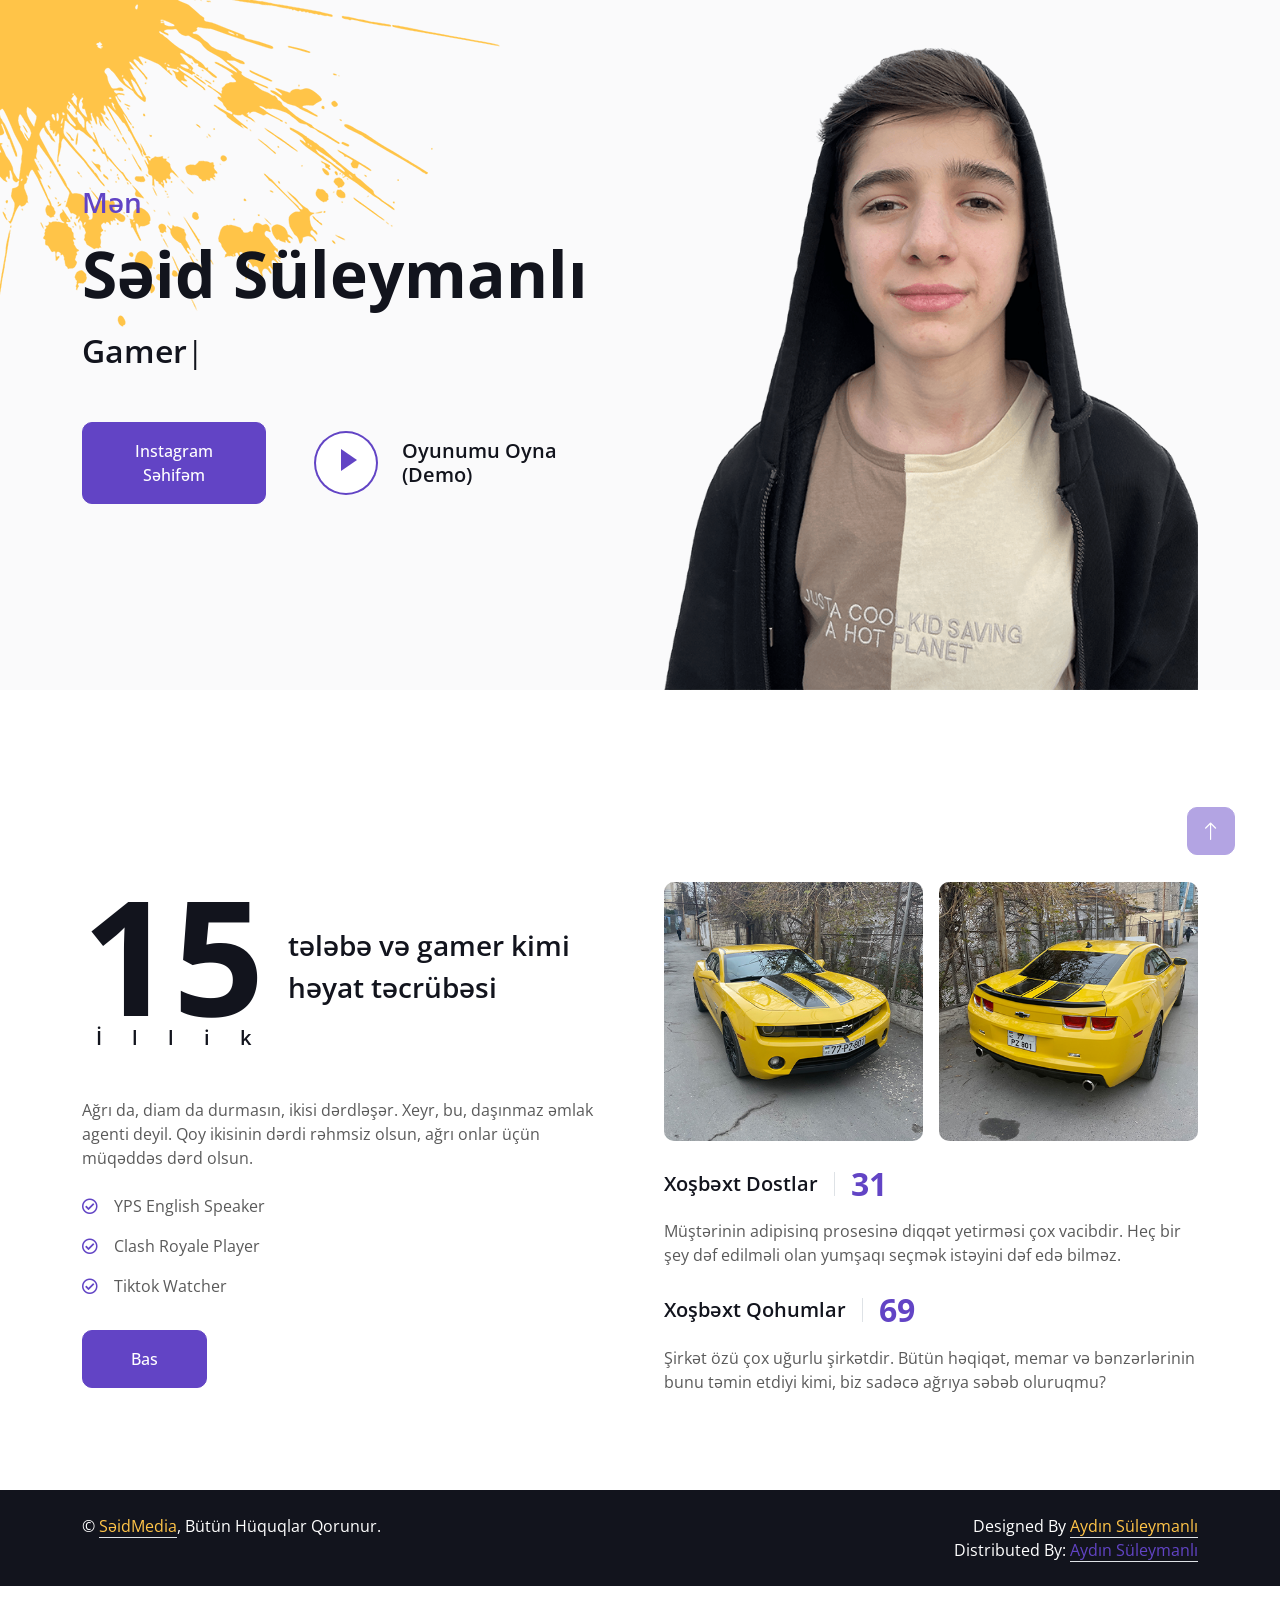
<file: index.html>
<!DOCTYPE html>
<html lang="en">

<head>
    <meta charset="utf-8">
    <title>Səid Süleymanlı - Personal Portfolio</title>
    <meta content="width=device-width, initial-scale=1.0" name="viewport">
    <meta content="" name="keywords">
    <meta content="" name="description">

    <!-- Favicon -->
    <link href="img/favicon.ico" rel="icon">

    <!-- Google Web Fonts -->
    <link rel="preconnect" href="https://fonts.googleapis.com">
    <link rel="preconnect" href="https://fonts.gstatic.com" crossorigin>
    <link href="https://fonts.googleapis.com/css2?family=Open+Sans:wght@400;500;600;700;800&display=swap" rel="stylesheet"> 

    <!-- Icon Font Stylesheet -->
    <link href="https://cdnjs.cloudflare.com/ajax/libs/font-awesome/5.10.0/css/all.min.css" rel="stylesheet">
    <link href="https://cdn.jsdelivr.net/npm/bootstrap-icons@1.4.1/font/bootstrap-icons.css" rel="stylesheet">

    <!-- Libraries Stylesheet -->
    <link href="lib/animate/animate.min.css" rel="stylesheet">
    <link href="lib/lightbox/css/lightbox.min.css" rel="stylesheet">
    <link href="lib/owlcarousel/assets/owl.carousel.min.css" rel="stylesheet">

    <!-- Customized Bootstrap Stylesheet -->
    <link href="css/bootstrap.min.css" rel="stylesheet">

    <!-- Template Stylesheet -->
    <link href="css/style.css" rel="stylesheet">
</head>

<body data-bs-spy="scroll" data-bs-target=".navbar" data-bs-offset="51">
    <!-- Spinner Start -->
    <div id="spinner" class="show bg-white position-fixed translate-middle w-100 vh-100 top-50 start-50 d-flex align-items-center justify-content-center">
        <div class="spinner-border text-primary" style="width: 3rem; height: 3rem;" role="status">
            <span class="sr-only">Yüklənir...</span>
        </div>
    </div>
    <!-- Spinner End -->


    <!-- Header Start -->
    <div class="container-fluid bg-light my-6 mt-0" id="home">
        <div class="container">
            <div class="row g-5 align-items-center">
                <div class="col-lg-6 py-6 pb-0 pt-lg-0">
                    <h3 class="text-primary mb-3">Mən</h3>
                    <h1 class="display-3 mb-3">Səid Süleymanlı</h1>
                    <h2 class="typed-text-output d-inline"></h2>
                    <div class="typed-text d-none">Gamer, Tələbə, English Speaker</div>
                    <div class="d-flex align-items-center pt-5">
                        <a href="https://www.instagram.com/said.suleymanli/" target="_blank" class="btn btn-primary py-3 px-4 me-5">Instagram Səhifəm</a>
                        <a href="/game-data/game.html" target="_blank" class="btn-play">
                            <span></span>
                        </a>
                        <h5 class="ms-4 mb-0 d-none d-sm-block">Oyunumu Oyna (Demo)</h5>
                    </div>
                </div>
                <div class="col-lg-6">
                    <img class="img-fluid" src="img/profile-seid.png" alt="">
                </div>
            </div>
        </div>
    </div>
    <!-- Header End -->


    <!-- Video Modal Start -->
    <div class="modal modal-video fade" id="videoModal" tabindex="-1" aria-labelledby="exampleModalLabel" aria-hidden="true">
        <div class="modal-dialog">
            <div class="modal-content rounded-0">
                <div class="modal-header">
                    <h3 class="modal-title" id="exampleModalLabel">Youtube Video</h3>
                    <button type="button" class="btn-close" data-bs-dismiss="modal" aria-label="Close"></button>
                </div>
                <div class="modal-body">
                    <!-- 16:9 aspect ratio -->
                    <div class="ratio ratio-16x9">
                        <iframe class="embed-responsive-item" src="" id="video" allowfullscreen allowscriptaccess="always"
                            allow="autoplay"></iframe>
                    </div>
                </div>
            </div>
        </div>
    </div>
    <!-- Video Modal End -->


    <!-- About Start -->
    <div class="container-xxl py-6" id="about">
        <div class="container">
            <div class="row g-5">
                <div class="col-lg-6 wow fadeInUp" data-wow-delay="0.1s">
                    <div class="d-flex align-items-center mb-5">
                        <div class="years flex-shrink-0 text-center me-4">
                            <h1 class="display-1 mb-0">15</h1>
                            <h5 class="mb-0">İllik</h5>
                        </div>
                        <h3 class="lh-base mb-0">tələbə və gamer kimi həyat təcrübəsi</h3>
                    </div>
                    <p class="mb-4">Ağrı da, diam da durmasın, ikisi dərdləşər. Xeyr, bu, daşınmaz əmlak agenti deyil. Qoy ikisinin dərdi rəhmsiz olsun, ağrı onlar üçün müqəddəs dərd olsun.</p>
                    <p class="mb-3"><i class="far fa-check-circle text-primary me-3"></i>YPS English Speaker</p>
                    <p class="mb-3"><i class="far fa-check-circle text-primary me-3"></i>Clash Royale Player</p>
                    <p class="mb-3"><i class="far fa-check-circle text-primary me-3"></i>Tiktok Watcher</p>
                    <a class="btn btn-primary py-3 px-5 mt-3" href="bas.html">Bas</a>
                </div>
                <div class="col-lg-6 wow fadeInUp" data-wow-delay="0.5s">
                    <div class="row g-3 mb-4">
                        <div class="col-sm-6">
                            <img class="img-fluid rounded" src="img/about-1.jpg" alt="">
                        </div>
                        <div class="col-sm-6">
                            <img class="img-fluid rounded" src="img/about-2.jpg" alt="">
                        </div>
                    </div>
                    <div class="d-flex align-items-center mb-3">
                        <h5 class="border-end pe-3 me-3 mb-0">Xoşbəxt Dostlar</h5>
                        <h2 class="text-primary fw-bold mb-0" data-toggle="counter-up">31</h2>
                    </div>
                    <p class="mb-4">Müştərinin adipisinq prosesinə diqqət yetirməsi çox vacibdir. Heç bir şey dəf edilməli olan yumşaqı seçmək istəyini dəf edə bilməz.</p>
                    <div class="d-flex align-items-center mb-3">
                        <h5 class="border-end pe-3 me-3 mb-0">Xoşbəxt Qohumlar</h5>
                        <h2 class="text-primary fw-bold mb-0" data-toggle="counter-up">69</h2>
                    </div>
                    <p class="mb-0">Şirkət özü çox uğurlu şirkətdir. Bütün həqiqət, memar və bənzərlərinin bunu təmin etdiyi kimi, biz sadəcə ağrıya səbəb oluruqmu?</p>
                </div>
            </div>
        </div>
    </div>
    <!-- About End -->

    <!-- Copyright Start -->
    <div class="container-fluid bg-dark text-white py-4">
            <div class="container">
                <div class="row">
                    <div class="col-md-6 text-center text-md-start mb-3 mb-md-0">
                        &copy; <a class="border-bottom text-secondary" href="#">SəidMedia</a>, Bütün Hüquqlar Qorunur.
                    </div>
                    <div class="col-md-6 text-center text-md-end">
                        Designed By <a class="border-bottom text-secondary" href="">Aydın Süleymanlı</a>
                        <br>Distributed By: <a class="border-bottom" href="">Aydın Süleymanlı</a>
                    </div>
                </div>
            </div>
        </div>
    </div>
    <!-- Copyright End -->


    <!-- Back to Top -->
    <a href="#" class="btn btn-lg btn-primary btn-lg-square back-to-top"><i class="bi bi-arrow-up"></i></a>


    <!-- JavaScript Libraries -->
    <script src="https://code.jquery.com/jquery-3.4.1.min.js"></script>
    <script src="https://cdn.jsdelivr.net/npm/bootstrap@5.0.0/dist/js/bootstrap.bundle.min.js"></script>
    <script src="lib/wow/wow.min.js"></script>
    <script src="lib/easing/easing.min.js"></script>
    <script src="lib/waypoints/waypoints.min.js"></script>
    <script src="lib/typed/typed.min.js"></script>
    <script src="lib/counterup/counterup.min.js"></script>
    <script src="lib/owlcarousel/owl.carousel.min.js"></script>
    <script src="lib/isotope/isotope.pkgd.min.js"></script>
    <script src="lib/lightbox/js/lightbox.min.js"></script>

    <!-- Template Javascript -->
    <script src="js/main.js"></script>
</body>

</html>
</file>
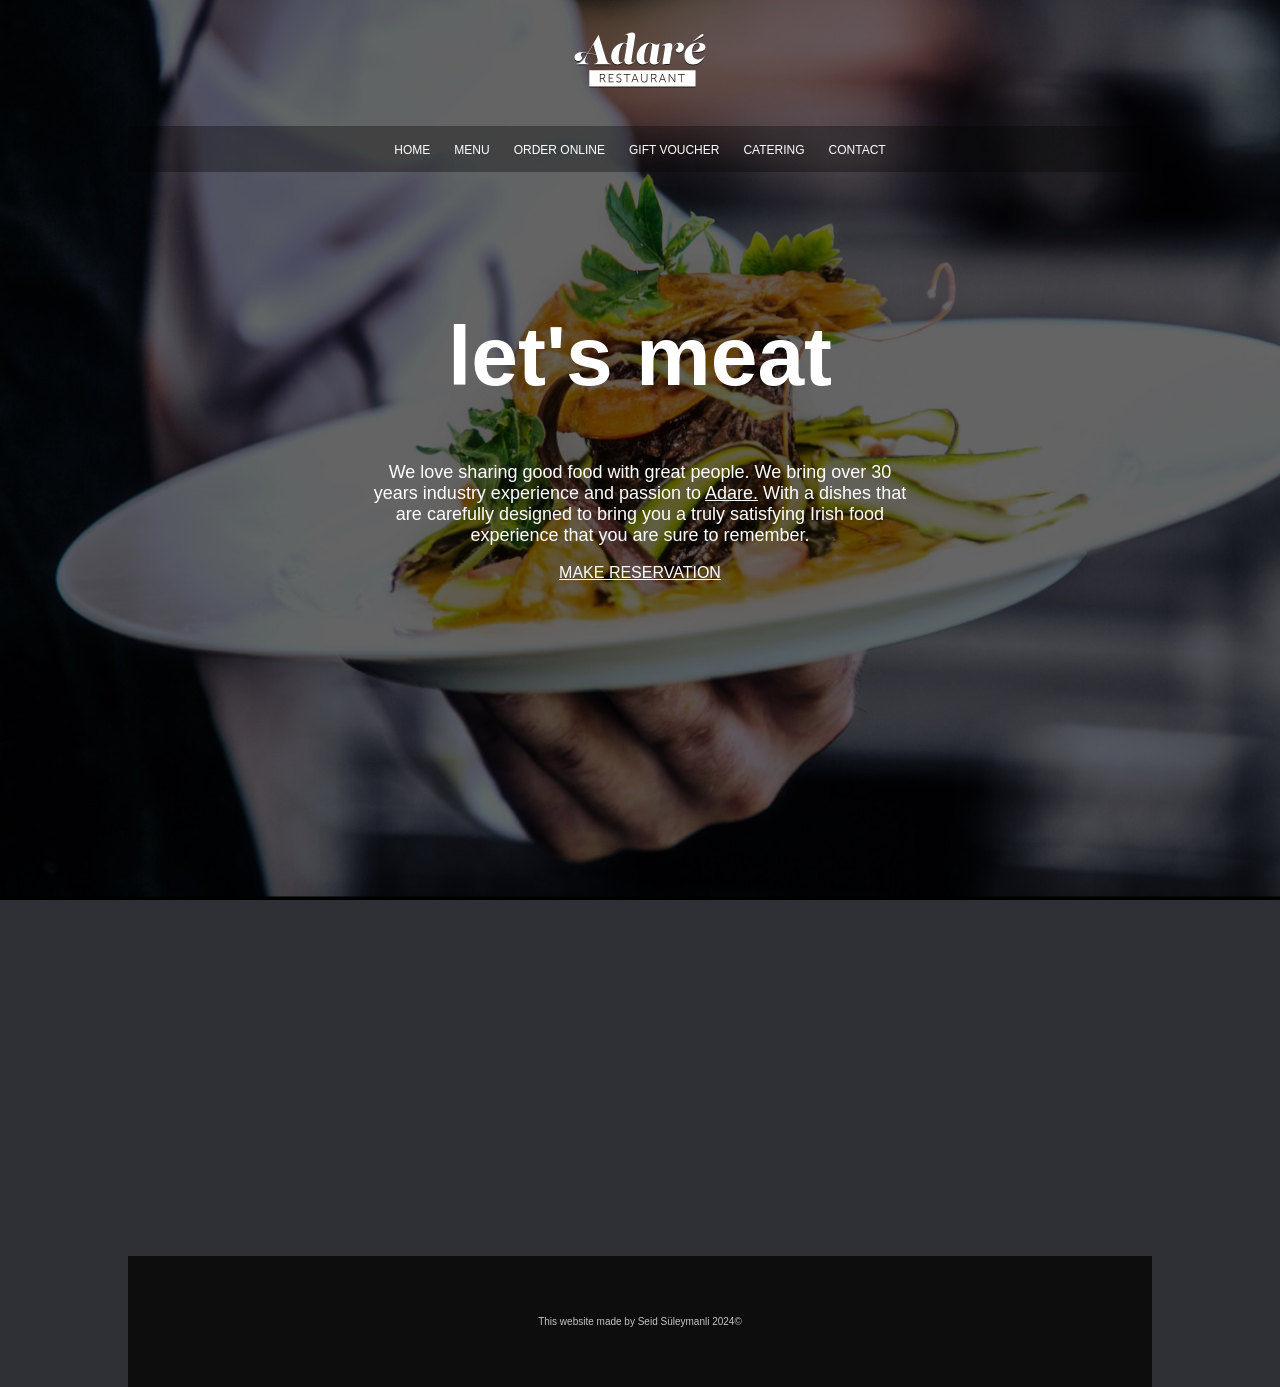
<file: Project 1/index.html>
<!DOCTYPE html>
<html lang="en">
  <head>
    <meta charset="UTF-8" />
    <meta name="viewport" content="width=device-width, initial-scale=1.0" />
    <meta http-equiv="X-UA-Compatible" content="ie=edge" />
    <title>Adare Restaurant</title>
    <style>
      html {
        height: 100%;
      }

      body {
        background-color: #2f3035;
        background-image: url(images/background-adare-restaurant.jpg);
        background-size: cover;
        background-repeat: no-repeat;
        background-position: center;
      }

      .container {
        margin-left: auto;
        margin-right: auto;
        width: 1024px;
      }

      header {
        height: 118px;
        text-align: center;
      }

      nav {
        background-color: rgba(0, 0, 0, 0.338);
        text-align: center;
        padding-top: 14px;
        padding-bottom: 14px;
      }

      main {
        height: 400px;
        text-align: center;
        padding-top: 80px;
        padding-left: 240px;
        padding-right: 240px;
      }

      footer {
        background-color: rgba(0, 0, 0, 0.728);
        padding-top: 50px;
        padding-bottom: 50px;
      }

      h1 {
        font-size: 84px;
        color: white;
        font-family: Arial, Helvetica, sans-serif;
      }

      p {
        font-size: 18px;
        color: white;
        font-family: Arial, Helvetica, sans-serif;
      }

      a {
        color: white;
        font-family: Arial, Helvetica, sans-serif;
        /* text-decoration: none; */
      }

      nav a {
        text-decoration: none;
        font-size: 12px;
        padding-left: 10px;
        padding-right: 10px;
      }

      footer p {
        font-size: 10px;
        text-align: center;
        color: rgb(198, 198, 198);
      }

      .maps {
        padding-bottom: 100px;
      }
    </style>
  </head>
  <body>
    <div class="container">
      <header>
        <img
          src="images/logo-adare-restaurant.png"
          alt="Logo for Adare Restaurant"
        />
      </header>

      <nav>
        <a href="#">HOME</a>
        <a href="#">MENU</a>
        <a href="#">ORDER ONLINE</a>
        <a href="#">GIFT VOUCHER</a>
        <a href="#">CATERING</a>
        <a href="#">CONTACT</a>
      </nav>

      <main>
        <h1>let's meat</h1>
        <p>
          We love sharing good food with great people. We bring over 30 years
          industry experience and passion to <a href="#">Adare.</a> With a
          dishes that are carefully designed to bring you a truly satisfying
          Irish food experience that you are sure to remember.
        </p>
        <a href="mailto:daniel@mywebsite.com?Subject=Reservation"
          >MAKE RESERVATION</a
        >
      </main>

      <section class="maps">
        <iframe
          src="https://www.google.com/maps/embed?pb=!1m18!1m12!1m3!1d9701.147967093066!2d-8.78819961509965!3d52.56467476732047!2m3!1f0!2f0!3f0!3m2!1i1024!2i768!4f13.1!3m3!1m2!1s0x485b460ddb875af7%3A0xdb34accde986ee58!2sThe+Carriage+House+at+Adare+Manor!5e0!3m2!1sen!2sie!4v1558038906067!5m2!1sen!2sie"
          width="1024"
          height="500"
          frameborder="0"
          style="border:0"
          allowfullscreen
        ></iframe>
      </section>

      <footer>
        <p>This website made by Seid Süleymanli 2024©</p>
      </footer>
    </div>
  </body>
</html>
</file>
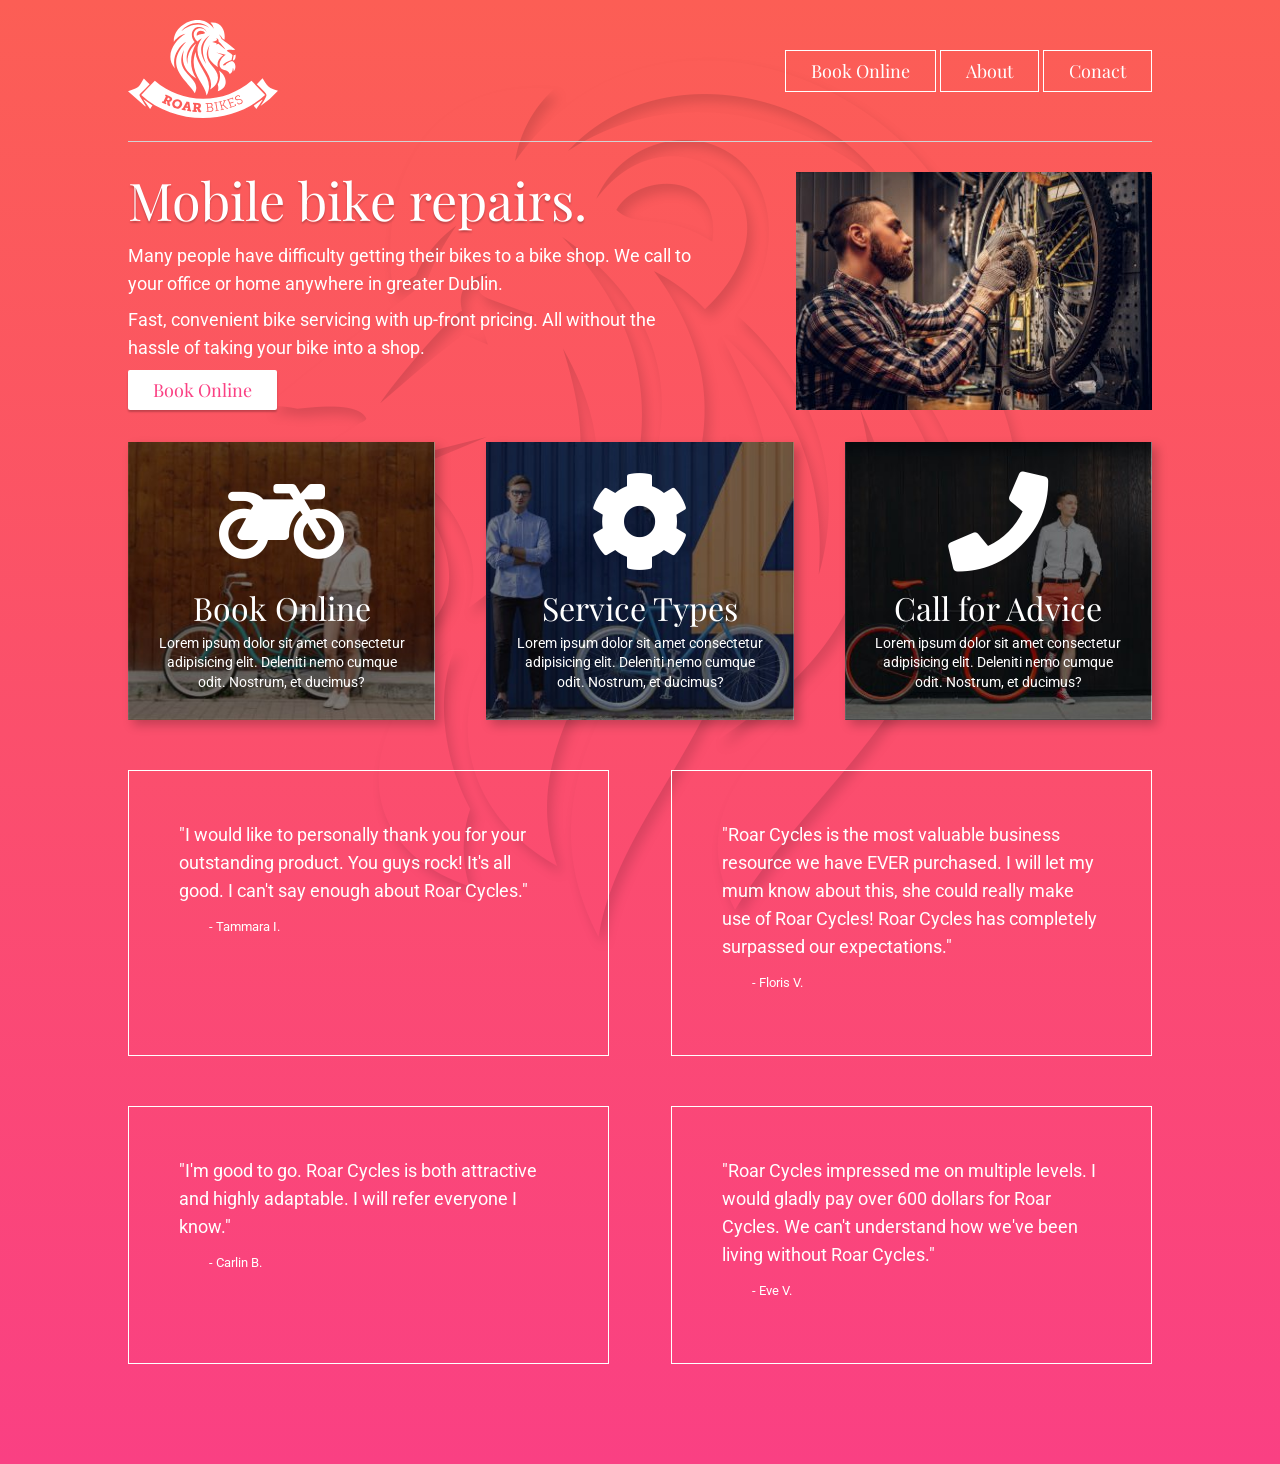
<file: Project 2/index.html>
<!DOCTYPE html>
<html lang="en">
<head>
    <meta charset="UTF-8">
    <meta name="viewport" content="width=device-width, initial-scale=1.0">
    <meta http-equiv="X-UA-Compatible" content="ie=edge">
    <title>Roar Cycle - Bike Repairs in Dublin</title>

    <!-- This is Eric Meyers CSS reset -->
    <link rel="stylesheet" href="css-reset.css">

    <!-- This is my own style sheet -->
    <link rel="stylesheet" href="style.css">
    <link href="https://fonts.googleapis.com/css?family=Playfair+Display|Roboto:300&display=swap" rel="stylesheet">
    <link rel="stylesheet" href="https://use.fontawesome.com/releases/v5.8.2/css/all.css" integrity="sha384-oS3vJWv+0UjzBfQzYUhtDYW+Pj2yciDJxpsK1OYPAYjqT085Qq/1cq5FLXAZQ7Ay" crossorigin="anonymous">


</head>
<body>
    <div class="container">
        <header>
            <div class="logo">
                <a href="index.html">
                    <img src="images/logo-roar-bikes.svg" alt="Logo for Bike Repair shop Roar Bikes">
                </a>
            </div>

            <nav>


                <div class="navbutton">
                    <a href="#">Book Online</a>



                    <div class="newbox">
                        <div class="dropdown">
                            <div class="navbutton"><a href="#">Onsite Service</a></div>
                            <div class="navbutton"><a href="#">Parts Delivery</a></div>
                            <div class="navbutton"><a href="#">Request Callback</a></div>
                        </div>
                    </div>


                    
                </div>

                <div class="navbutton">
                    <a href="#">About</a>
                </div>
                
                <div class="navbutton">
                    <a href="contact-us.html">Conact</a>
                </div>


            </nav>
        </header>
        


        <main>
            <div class="herobox1">
    
              <h1>Mobile bike repairs.</h1>
                <p>Many people have difficulty getting their bikes to a bike shop. We call to your office or home anywhere in greater Dublin.</p>
                <p> Fast, convenient bike servicing with up-front pricing. All without the hassle of taking your bike into a shop.</p>
                <a href="test-page.html" class="mybutton">Book Online</a>
            </div>
            <div class="herobox2">
                <img src="images/image-bike-repair-service.jpg" alt="person servicing a bike in dublin">
            </div>
        </main>



        <div class="cards">
            <div class="card1">
                <a href="#">
                    <i class="fas fa-motorcycle"></i>
                    <h2>Book Online</h2>
                    <p>Lorem ipsum dolor sit amet consectetur adipisicing elit. Deleniti nemo cumque odit. Nostrum, et ducimus?</p>
                </a>
            </div>
            <div class="card2">
                <a href="http://www.byol.me">
                    <i class="fas fa-cog"></i>
                    <h2>Service Types</h2>
                    <p>Lorem ipsum dolor sit amet consectetur adipisicing elit. Deleniti nemo cumque odit. Nostrum, et ducimus?</p>
                </a>
            </div>
            <div class="card3">
                <a href="#">
                    <i class="fas fa-phone"></i>
                    <h2>Call for Advice</h2>
                    <p>Lorem ipsum dolor sit amet consectetur adipisicing elit. Deleniti nemo cumque odit. Nostrum, et ducimus?</p>
                </a>
            </div>
        </div>


        <div class="testimonials">
        
            <div class="tbox">
                <p>"I would like to personally thank you for your outstanding product. You guys rock! It's all good. I can't say enough about Roar Cycles."</p>
                <p>- Tammara I.</p>
            </div>
        
            <div class="tbox">
                <p>"Roar Cycles is the most valuable business resource we have EVER purchased. I will let my mum know about this, she could really make use of Roar Cycles! Roar Cycles has completely surpassed our expectations."</p>
                <p>- Floris V.</p>
            </div>
        
        
            <div class="tbox">
                <p>"I'm good to go. Roar Cycles is both attractive and highly adaptable. I will refer everyone I know."</p>
                <p>- Carlin B.</p>
            </div>


            <div class="tbox">
                <p>"Roar Cycles impressed me on multiple levels. I would gladly pay over 600 dollars for Roar Cycles. We can't understand how we've been living without Roar Cycles."</p>
                <p>- Eve V.</p>
            </div>

        </div>


    </div>
</body>
</html>
</file>
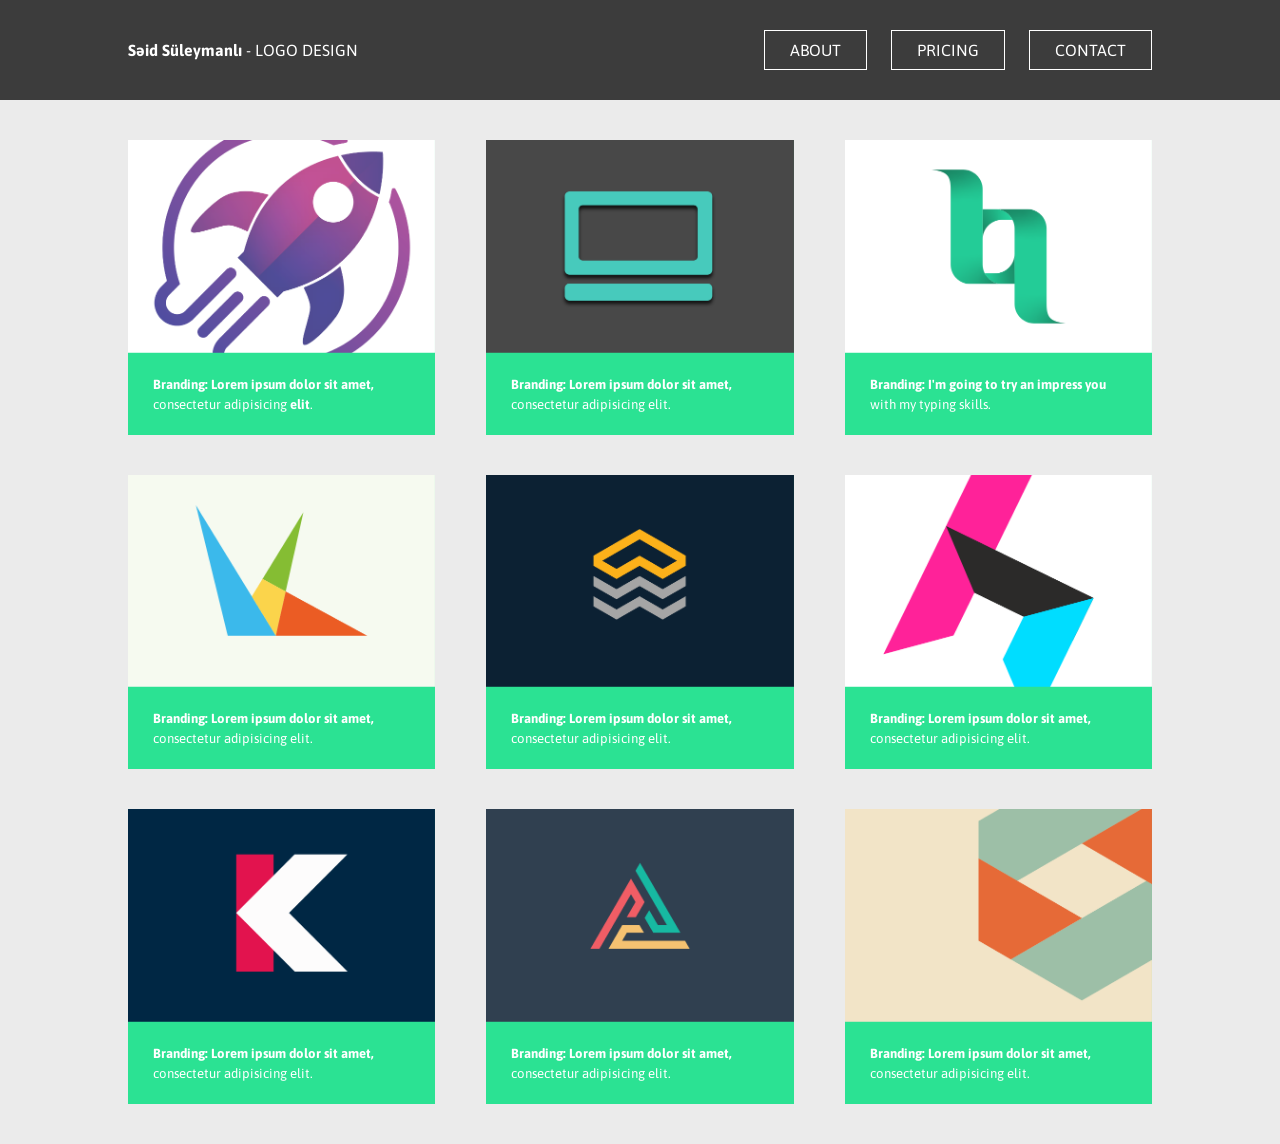
<file: Project 3/index.html>
<!DOCTYPE html>
<html lang="en">
  <head>
    <meta charset="UTF-8" />
    <meta name="viewport" content="width=device-width, initial-scale=1.0" />
    <meta http-equiv="X-UA-Compatible" content="ie=edge" />
    <title>
      Səid Süleymanlı Branding and Logo Design in Auckland New Zealand
    </title>
    <link
      href="https://fonts.googleapis.com/css?family=Asap:400,700&display=swap"
      rel="stylesheet"
    />
    <link rel="stylesheet" href="css-reset.css" />
    <link rel="stylesheet" href="style.css" />
  </head>
  <body>
    <div class="header-container">
      <header>
        <div class="logo">
          <span class="highlight">Səid Süleymanlı</span> - LOGO DESIGN
        </div>
        <nav>
          <a href="#" class="mybutton">ABOUT</a>
          <a href="#" class="mybutton">PRICING</a>
          <a href="#" class="mybutton">CONTACT</a>
        </nav>

        <div class="mob-wrapper">
          <img
            src="images/icon-burger-menu.svg"
            alt="Mobile Menu Icon"
            style="width: 40px;"
            class="burgermenu"
          />

          <div class="mob-nav">
            <a href="#" class="navbutton">ABOUT</a>
            <a href="#" class="navbutton">PRICING</a>
            <a href="#" class="navbutton">CONTACT</a>
          </div>
        </div>
      </header>
    </div>

    <div class="container">
      <div class="col">
        <img src="images/image1@2x.png" alt="" />
        <p>
          Branding: Lorem ipsum dolor sit amet, consectetur adipisicing
          <span class="highlight">elit</span>.
        </p>
      </div>
      <div class="col">
        <img src="images/image2@2x.png" alt="" />
        <p>
          Branding: Lorem ipsum dolor sit amet, consectetur adipisicing elit.
        </p>
      </div>
      <div class="col">
        <img src="images/image3@2x.png" alt="" />
        <p>Branding: I'm going to try an impress you with my typing skills.</p>
      </div>
      <div class="col">
        <img src="images/image4@2x.png" alt="" />
        <p>
          Branding: Lorem ipsum dolor sit amet, consectetur adipisicing elit.
        </p>
      </div>
      <div class="col hide-mobile">
        <img src="images/image5@2x.png" alt="" />
        <p>
          Branding: Lorem ipsum dolor sit amet, consectetur adipisicing elit.
        </p>
      </div>
      <div class="col hide-mobile">
        <img src="images/image6@2x.png" alt="" />
        <p>
          Branding: Lorem ipsum dolor sit amet, consectetur adipisicing elit.
        </p>
      </div>
      <div class="col hide-mobile">
        <img src="images/image7@2x.png" alt="" />
        <p>
          Branding: Lorem ipsum dolor sit amet, consectetur adipisicing elit.
        </p>
      </div>
      <div class="col hide-mobile">
        <img src="images/image8@2x.png" alt="" />
        <p>
          Branding: Lorem ipsum dolor sit amet, consectetur adipisicing elit.
        </p>
      </div>
      <div class="col hide-mobile">
        <img src="images/image9@2x.png" alt="" />
        <p>
          Branding: Lorem ipsum dolor sit amet, consectetur adipisicing elit.
        </p>
      </div>
      <div class="col hide-desktop-only">
        <img src="images/image10@2x.png" alt="" />
        <p>
          Branding: Lorem ipsum dolor sit amet, consectetur adipisicing elit.
        </p>
      </div>
    </div>

    <script
      src="https://code.jquery.com/jquery-3.4.1.js"
      integrity="sha256-WpOohJOqMqqyKL9FccASB9O0KwACQJpFTUBLTYOVvVU="
      crossorigin="anonymous"
    ></script>
    <script src="scripts.js"></script>
  </body>
</html>
</file>
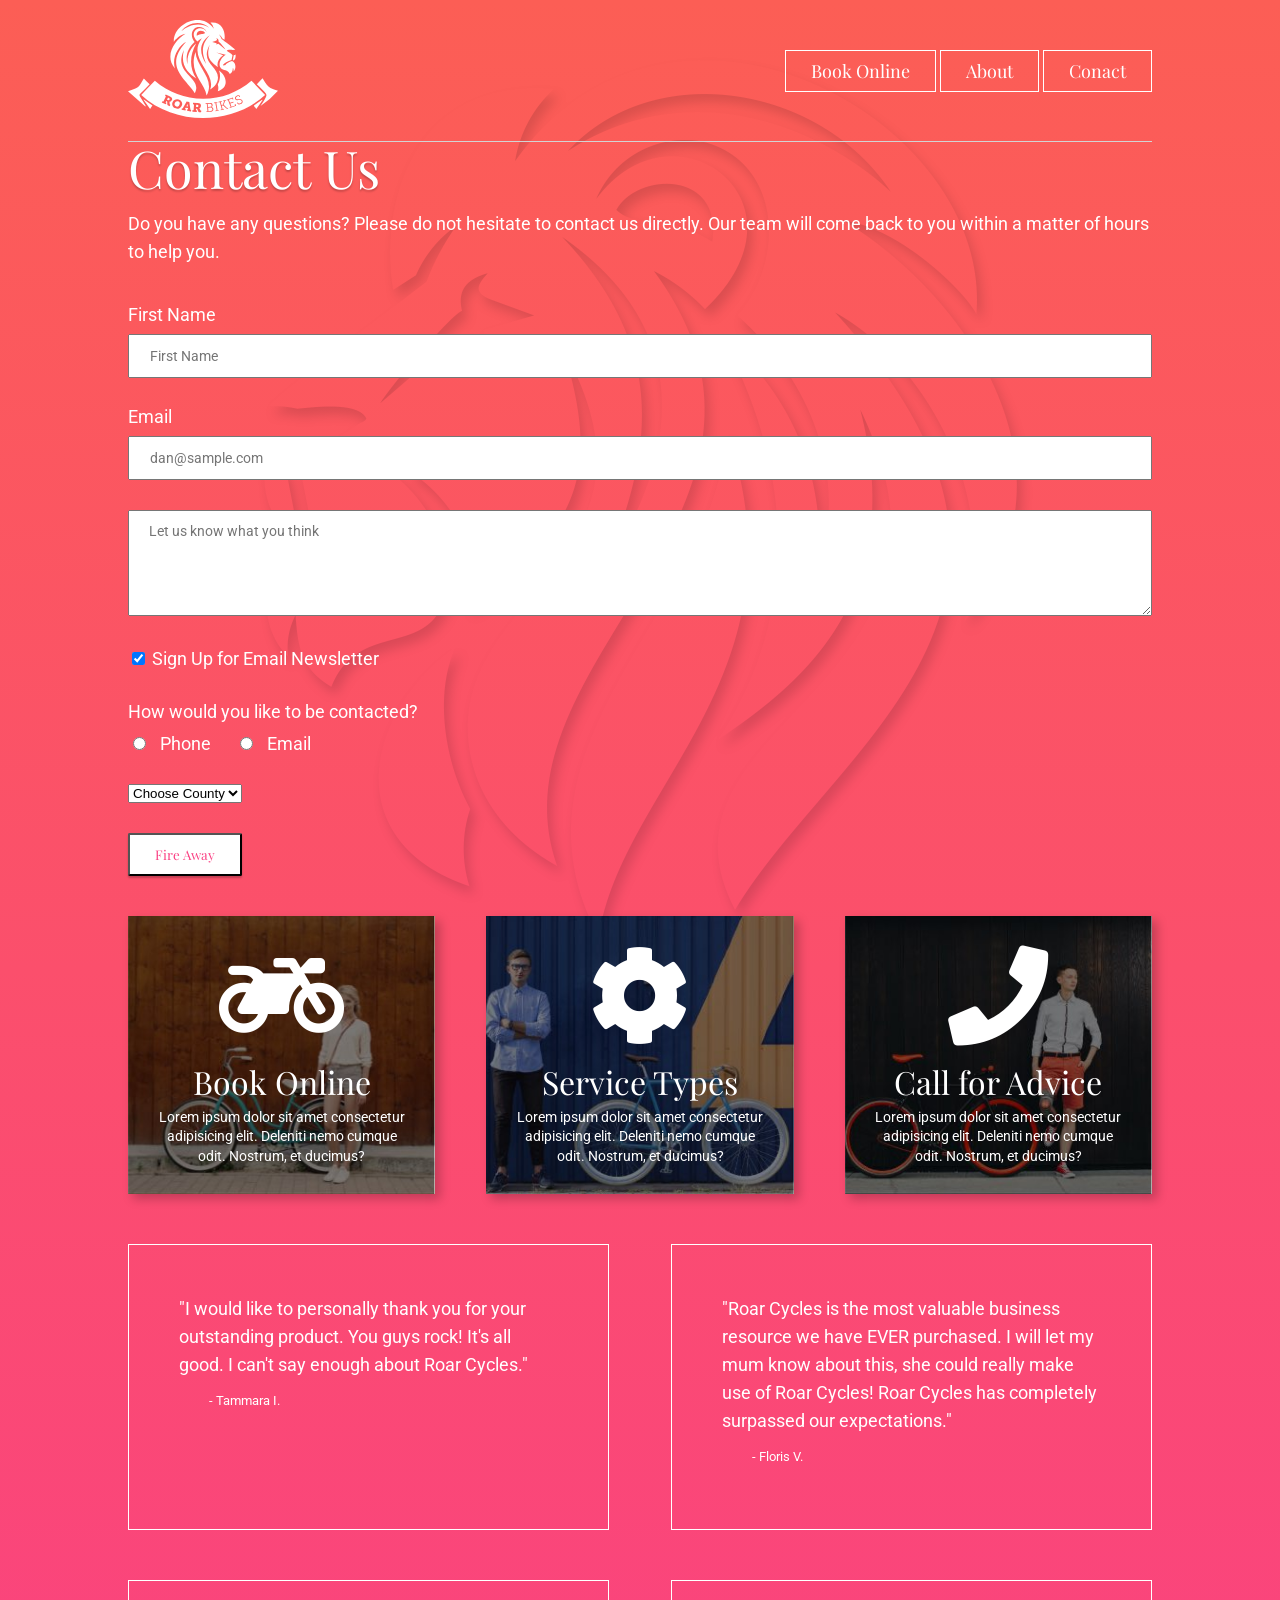
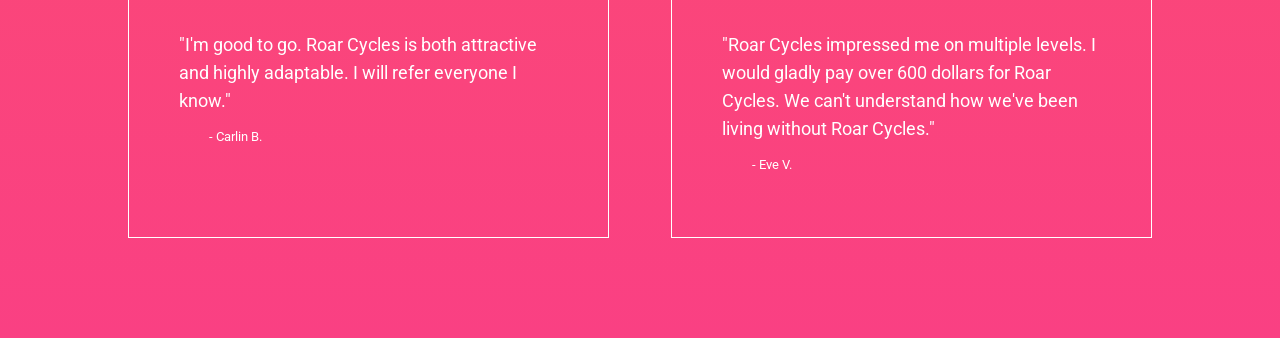
<file: Project 2/contact-us.html>
<!DOCTYPE html>
<html lang="en">
<head>
    <meta charset="UTF-8">
    <meta name="viewport" content="width=device-width, initial-scale=1.0">
    <meta http-equiv="X-UA-Compatible" content="ie=edge">
    <title>Roar Cycle - Contact Us Details Address Phone Number</title>
    <meta name="description" content="Contact details for Roar - 57 Moyglare Abbey, Dublin, w23c1k2. Phone +353 5465481">

    <!-- This is Eric Meyers CSS reset -->
    <link rel="stylesheet" href="css-reset.css">

    <!-- This is my own style sheet -->
    <link rel="stylesheet" href="style.css">
    <link href="https://fonts.googleapis.com/css?family=Playfair+Display|Roboto:300&display=swap" rel="stylesheet">
    <link rel="stylesheet" href="https://use.fontawesome.com/releases/v5.8.2/css/all.css" integrity="sha384-oS3vJWv+0UjzBfQzYUhtDYW+Pj2yciDJxpsK1OYPAYjqT085Qq/1cq5FLXAZQ7Ay" crossorigin="anonymous">


</head>
<body>
    <div class="container">
        <header>
                <div class="logo">
                        <a href="index.html">
                            <img src="images/logo-roar-bikes.svg" alt="Logo for Bike Repair shop Roar Bikes">
                        </a>
                    </div>

            <nav>


                <div class="navbutton">
                    <a href="#">Book Online</a>



                    <div class="newbox">
                        <div class="dropdown">
                            <div class="navbutton"><a href="#">Onsite Service</a></div>
                            <div class="navbutton"><a href="#">Parts Delivery</a></div>
                            <div class="navbutton"><a href="#">Request Callback</a></div>
                        </div>
                    </div>


                    
                </div>

                <div class="navbutton">
                    <a href="#">About</a>
                </div>
                
                <div class="navbutton">
                    <a href="#">Conact</a>
                </div>


            </nav>
        </header>
        


        <div class="main">

            <h1>Contact Us</h1>
            <p>Do you have any questions? Please do not hesitate to contact us directly. Our team will come back to you within a matter of hours to help you.</p>

            <form action="mail.php" method="post">

                <div class="inputwrapper">
                    <label for="name" class="newline" class="newline" >First Name</label>
                    <input type="text" name="name" id="name" placeholder="First Name">
                </div>

                <div class="inputwrapper">
                    <label for="email" class="newline">Email</label>
                    <input type="email" name="email" id="email" placeholder="dan@sample.com">
                </div>

                <div class="inputwrapper">
                    <textarea name="message" id="message" cols="100" rows="5" placeholder="Let us know what you think"></textarea>
                </div>

                <div class="inputwrapper">
                    <input type="checkbox" name="emailsub" id="emailsub" value="yes-sign-me-up" checked>
                    <label for="emailsub">Sign Up for Email Newsletter</label>

                </div>

                <div class="inputwrapper">

                    <p>How would you like to be contacted?</p>
                    <input type="radio" name="contact-pref" id="phone" value="phone">
                    <label for="phone" class="margin-right-a">Phone</label>
                    
                    <input type="radio" name="contact-pref" id="email2" value="Email">
                    <label for="email2">Email</label>

                </div>
                

                <div class="inputwrapper">

                    <select name="county" id="county">

                        <option value="Not-Chosen">Choose County</option>
                        <option value="Limerick">Limerick</option>
                        <option value="Galway">Galway</option>
                        <option value="Dublin">Dublin</option>

                    </select>


                </div>


                <input type="submit" value="Fire Away" class="mybutton">

            </form>


        </div>



        <div class="cards">
            <div class="card1">
                <a href="#">
                    <i class="fas fa-motorcycle"></i>
                    <h2>Book Online</h2>
                    <p>Lorem ipsum dolor sit amet consectetur adipisicing elit. Deleniti nemo cumque odit. Nostrum, et ducimus?</p>
                </a>
            </div>
            <div class="card2">
                <a href="http://www.byol.me">
                    <i class="fas fa-cog"></i>
                    <h2>Service Types</h2>
                    <p>Lorem ipsum dolor sit amet consectetur adipisicing elit. Deleniti nemo cumque odit. Nostrum, et ducimus?</p>
                </a>
            </div>
            <div class="card3">
                <a href="#">
                    <i class="fas fa-phone"></i>
                    <h2>Call for Advice</h2>
                    <p>Lorem ipsum dolor sit amet consectetur adipisicing elit. Deleniti nemo cumque odit. Nostrum, et ducimus?</p>
                </a>
            </div>
        </div>


        <div class="testimonials">
        
            <div class="tbox">
                <p>"I would like to personally thank you for your outstanding product. You guys rock! It's all good. I can't say enough about Roar Cycles."</p>
                <p>- Tammara I.</p>
            </div>
        
            <div class="tbox">
                <p>"Roar Cycles is the most valuable business resource we have EVER purchased. I will let my mum know about this, she could really make use of Roar Cycles! Roar Cycles has completely surpassed our expectations."</p>
                <p>- Floris V.</p>
            </div>
        
        
            <div class="tbox">
                <p>"I'm good to go. Roar Cycles is both attractive and highly adaptable. I will refer everyone I know."</p>
                <p>- Carlin B.</p>
            </div>


            <div class="tbox">
                <p>"Roar Cycles impressed me on multiple levels. I would gladly pay over 600 dollars for Roar Cycles. We can't understand how we've been living without Roar Cycles."</p>
                <p>- Eve V.</p>
            </div>

        </div>


    </div>
</body>
</html>
</file>
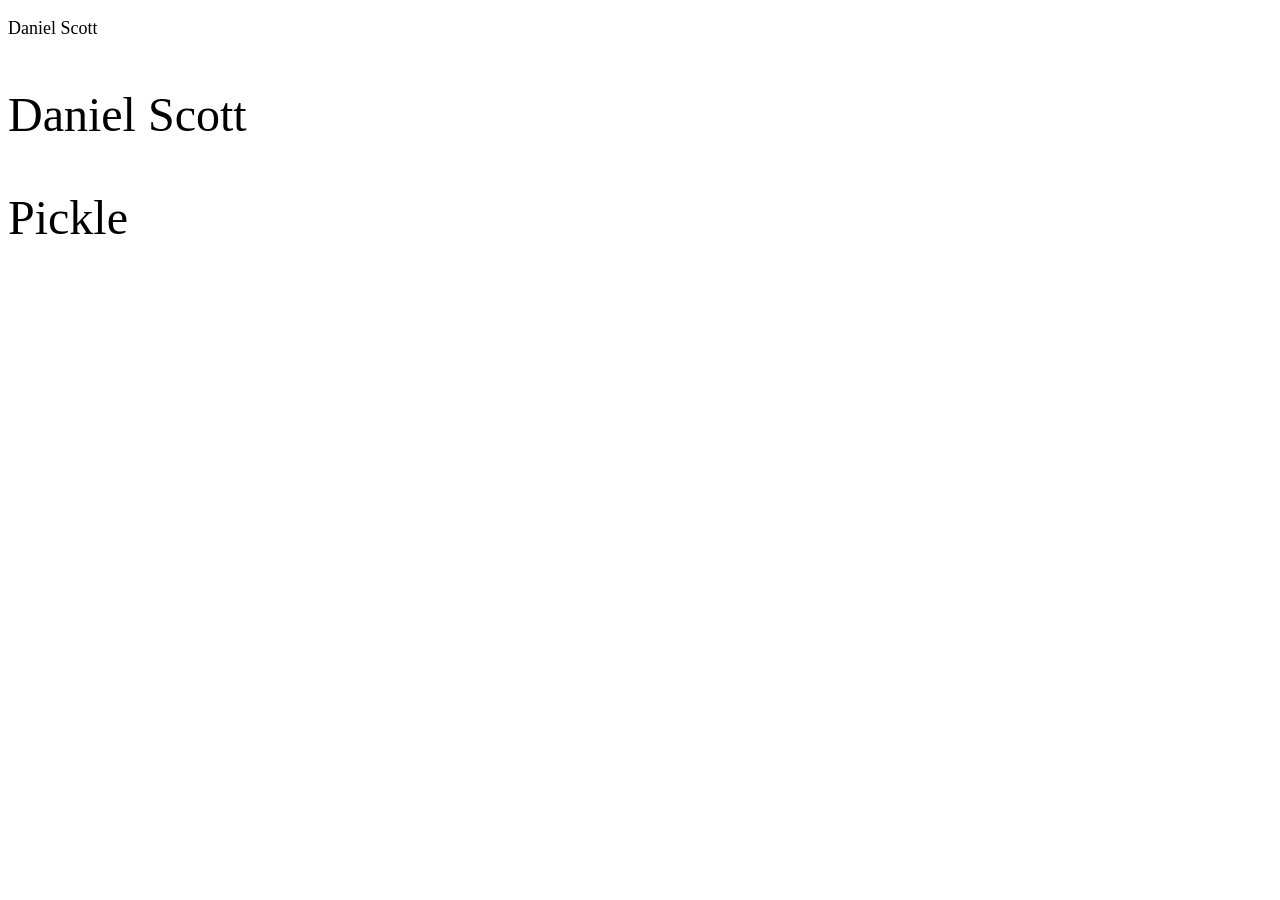
<file: Project 2/fontcraziness.html>
<!DOCTYPE html>
<html lang="en">
<head>
    <meta charset="UTF-8">
    <meta name="viewport" content="width=device-width, initial-scale=1.0">
    <meta http-equiv="X-UA-Compatible" content="ie=edge">
    <title>Document</title>
    <style>
        .badsize {
            font-size: 18px;
        }

        .goodsize {
            font-size: 3rem;
        }
    
        .mybox {
            font-size: 2em;
        }
    </style>



</head>
<body>
    <p class="badsize">Daniel Scott</p>
    <p class="goodsize">Daniel Scott</p>
    <div class="mybox">    
        <p class="goodsize">Pickle</p>
    </div>
</body>
</html>
</file>
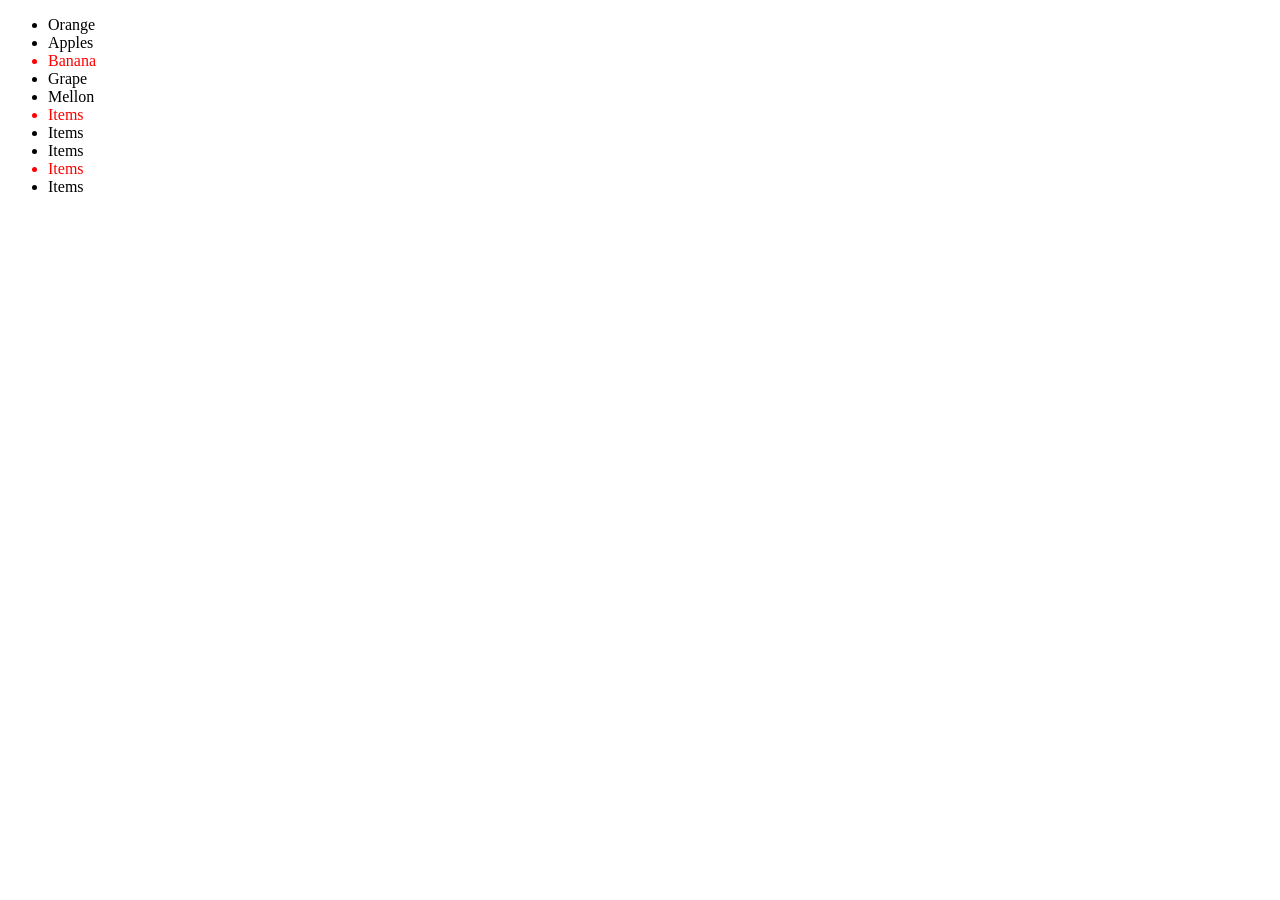
<file: Project 2/pseudo-class-play.html>
<!DOCTYPE html>
<html lang="en">
<head>
    <meta charset="UTF-8">
    <meta name="viewport" content="width=device-width, initial-scale=1.0">
    <meta http-equiv="X-UA-Compatible" content="ie=edge">
    <title>Document</title>

    <style>
    
        ul li:nth-child(3n) {
            color: red;
        }


    </style>

</head>
<body>
    

<ul>
      <li>Orange</li>

    <li>Apples</li>
    <li>Banana</li>
    <li>Grape</li>
    <li>Mellon</li>
    <li>Items</li>
    <li>Items</li>
    <li>Items</li>
    <li>Items</li>
    <li>Items</li>
</ul>


</body>
</html>
</file>
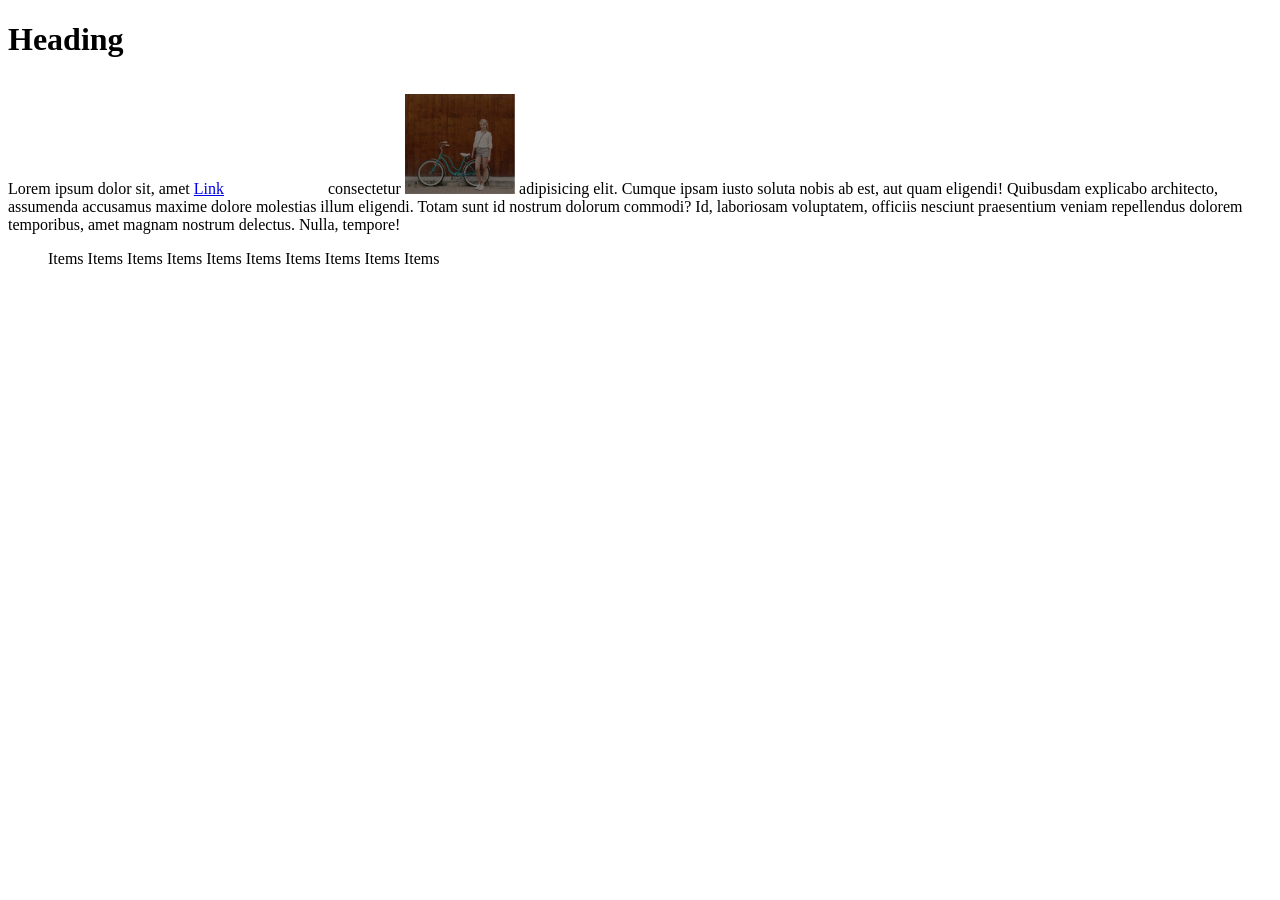
<file: Project 2/throw-down-code.html>
<!DOCTYPE html>
<html lang="en">
<head>
    <meta charset="UTF-8">
    <meta name="viewport" content="width=device-width, initial-scale=1.0">
    <meta http-equiv="X-UA-Compatible" content="ie=edge">
    <title>Document</title>

    <style>
        a {
            display: inline-block;
            margin-right: 100px;
            margin-top: 100px;
        }
        li {
            display: inline;
        }
    </style>


</head>
<body>

    <h1>Heading</h1>
    <p>Lorem ipsum dolor sit, amet <a href="#">Link</a> consectetur <img src="images/image-background-card1.jpg" height="100px" alt=""> adipisicing elit. Cumque ipsam iusto soluta nobis ab est, aut quam eligendi! Quibusdam explicabo architecto, assumenda accusamus maxime dolore molestias illum eligendi. Totam sunt id nostrum dolorum commodi? Id, laboriosam voluptatem, officiis nesciunt praesentium veniam repellendus dolorem temporibus, amet magnam nostrum delectus. Nulla, tempore!</p>
    <ul>
        <li>Items</li>
        <li>Items</li>
        <li>Items</li>
        <li>Items</li>
        <li>Items</li>
        <li>Items</li>
        <li>Items</li>
        <li>Items</li>
        <li>Items</li>
        <li>Items</li>
    </ul>


</body>
</html>
</file>
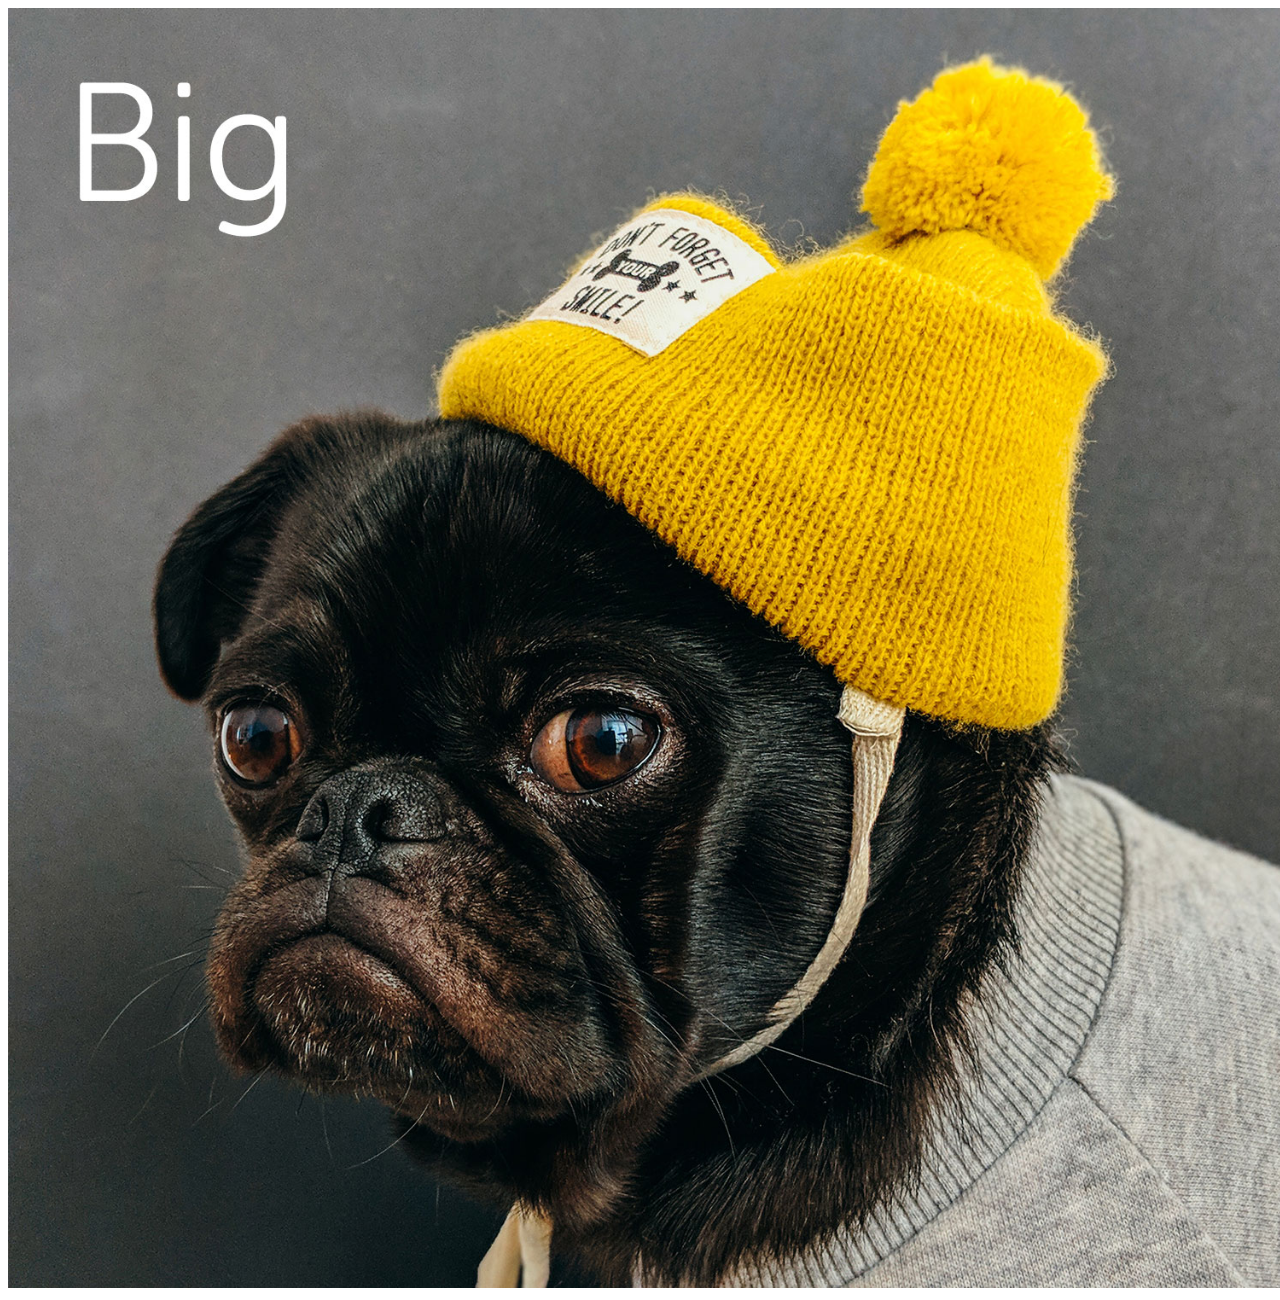
<file: Project 3/image-srcset.html>
<!DOCTYPE html>
<html lang="en">
<head>
    <meta charset="UTF-8">
    <meta name="viewport" content="width=device-width, initial-scale=1.0">
    <meta http-equiv="X-UA-Compatible" content="ie=edge">
    <title>Document</title>
</head>
<body>
    
    <img src="images/pug-charles-unsplash-small.jpg" alt="" srcset="images/pug-charles-unsplash-small.jpg 500w, images/pug-charles-unsplash-medium.jpg 1000w, images/pug-charles-unsplash-big.jpg 1500w">


</body>
</html>
</file>
<file: css/style.css>
/********** Template CSS **********/
:root {
    --primary: #6244C5;
    --secondary: #FFC448;
    --light: #FAFAFB;
    --dark: #12141D;
}

.back-to-top {
    position: fixed;
    display: none;
    right: 45px;
    bottom: 45px;
    z-index: 99;
}

.my-6 {
    margin-top: 6rem;
    margin-bottom: 6rem;
}

.py-6 {
    padding-top: 6rem;
    padding-bottom: 6rem;
}


/*** Spinner ***/
#spinner {
    opacity: 0;
    visibility: hidden;
    transition: opacity .5s ease-out, visibility 0s linear .5s;
    z-index: 99999;
}

#spinner.show {
    transition: opacity .5s ease-out, visibility 0s linear 0s;
    visibility: visible;
    opacity: 1;
}


/*** Button ***/
.btn {
    font-weight: 500;
    transition: .5s;
}

.btn.btn-primary,
.btn.btn-secondary {
    color: #FFFFFF;
}

.btn-square {
    width: 38px;
    height: 38px;
}

.btn-sm-square {
    width: 32px;
    height: 32px;
}

.btn-lg-square {
    width: 48px;
    height: 48px;
}

.btn-square,
.btn-sm-square,
.btn-lg-square {
    padding: 0;
    display: flex;
    align-items: center;
    justify-content: center;
    font-weight: normal;
}


/*** Navbar ***/
.navbar.fixed-top {
    display: none;
    transition: .5s;
}

.navbar .navbar-nav .nav-link {
    padding: 20px 15px;
    color: var(--dark);
    font-size: 18px;
    font-weight: 600;
    outline: none;
}

.navbar .navbar-nav .nav-link:hover,
.navbar .navbar-nav .nav-link.active {
    color: var(--primary);
}

@media (max-width: 991.98px) {
    .navbar .navbar-nav .nav-link  {
        padding: 10px 0;
    }
}


/*** Header ***/
#home {
    margin-bottom: 6rem;
    background: url(../img/bg-header.png) left top no-repeat;
}

.typed-cursor {
    font-size: 30px;
    color: var(--dark);
}

.btn-play {
    position: relative;
    display: block;
    box-sizing: content-box;
    width: 16px;
    height: 26px;
    border-radius: 100%;
    border: none;
    outline: none !important;
    padding: 18px 20px 20px 28px;
    background: var(--primary);
}

.btn-play:before {
    content: "";
    position: absolute;
    z-index: 0;
    left: 50%;
    top: 50%;
    transform: translateX(-50%) translateY(-50%);
    display: block;
    width: 60px;
    height: 60px;
    background: var(--primary);
    border-radius: 100%;
    animation: pulse-border 1500ms ease-out infinite;
}

.btn-play:after {
    content: "";
    position: absolute;
    z-index: 1;
    left: 50%;
    top: 50%;
    transform: translateX(-50%) translateY(-50%);
    display: block;
    width: 60px;
    height: 60px;
    background: #FFFFFF;
    border-radius: 100%;
    transition: all 200ms;
}

.btn-play span {
    display: block;
    position: relative;
    z-index: 3;
    width: 0;
    height: 0;
    left: -1px;
    border-left: 16px solid var(--primary);
    border-top: 11px solid transparent;
    border-bottom: 11px solid transparent;
}

@keyframes pulse-border {
    0% {
        transform: translateX(-50%) translateY(-50%) translateZ(0) scale(1);
        opacity: 1;
    }

    100% {
        transform: translateX(-50%) translateY(-50%) translateZ(0) scale(2);
        opacity: 0;
    }
}

.modal-video .modal-dialog {
    position: relative;
    max-width: 800px;
    margin: 60px auto 0 auto;
}

.modal-video .modal-body {
    position: relative;
    padding: 0px;
}

.modal-video .close {
    position: absolute;
    width: 30px;
    height: 30px;
    right: 0px;
    top: -30px;
    z-index: 999;
    font-size: 30px;
    font-weight: normal;
    color: #FFFFFF;
    background: #000000;
    opacity: 1;
}


/*** About ***/
#about .years .display-1 {
    font-size: 10rem;
    line-height: 9rem;
}

#about .years h5 {
    letter-spacing: 30px;
    margin-right: -30px;
}


/*** Skills ***/
#skill .progress {
    height: 5px;
    border-radius: 5px;
}

#skill .progress .progress-bar {
    width: 0px;
    border-radius: 5px;
    transition: 3s;
}

#skill .nav-pills .nav-link {
    color: var(--dark);
}

#skill .nav-pills .nav-link.active {
    color: #FFFFFF;
}

#skill .tab-content hr {
    width: 30px;
}


/*** Service ***/
.service-item .bg-icon {
    width: 100px;
    height: 100px;
    display: flex;
    align-items: center;
    justify-content: center;
    background: url(../img/bg-icon.png) center center no-repeat;
    background-size: cover;
}


/*** Project Portfolio ***/
#portfolio-flters li {
    display: inline-block;
    font-weight: 500;
    color: var(--dark);
    cursor: pointer;
    transition: .5s;
    border-bottom: 2px solid transparent;
}

#portfolio-flters li:hover,
#portfolio-flters li.active {
    color: var(--primary);
    border-color: var(--primary);
}

.portfolio-img {
    position: relative;
}

.portfolio-btn {
    position: absolute;
    width: 100%;
    height: 100%;
    top: 0;
    left: 0;
    background: rgba(98, 68, 197, .9);
    display: flex;
    align-items: flex-end;
    justify-content: flex-start;
    padding: 30px;
    padding-bottom: 100px !important;
    opacity: 0;
    transition: .5s;
}

.portfolio-item:hover .portfolio-btn {
    opacity: 1;
    padding-bottom: 30px !important;
}


/*** Team ***/
.team-item img {
    transition: .5s;
}

.team-item:hover img {
    opacity: .7;
}

.team-item .team-text {
    position: absolute;
    left: 0;
    right: 60px;
    bottom: 30px;
    display: flex;
    align-items: center;
    justify-content: space-between;
    opacity: 0;
    transition: .5s;
}

.team-item:hover .team-text {
    right: 30px;
    opacity: 1;
}

.team-item .team-text div {
    transition: .5s;
}

.team-item:hover .team-text div {
    margin-left: 30px;
}


/*** Testimonial ***/
.testimonial-left,
.testimonial-right {
    position: relative;
}

.testimonial-left img,
.testimonial-right img {
    position: absolute;
    padding: 5px;
    border: 1px solid var(--secondary);
    border-radius: 70px;
}

.testimonial-left img:nth-child(1),
.testimonial-right img:nth-child(3) {
    width: 70px;
    height: 70px;
    top: 10%;
    left: 50%;
    transform: translateX(-50%);
}

.testimonial-left img:nth-child(2),
.testimonial-right img:nth-child(2) {
    width: 60px;
    height: 60px;
    top: 50%;
    left: 10%;
    transform: translateY(-50%);
}

.testimonial-left img:nth-child(3),
.testimonial-right img:nth-child(1) {
    width: 50px;
    height: 50px;
    bottom: 10%;
    right: 10%;
}

.testimonial-carousel .owl-item img {
    width: 120px;
    height: 120px;
}

.testimonial-carousel .testimonial-icon {
    position: absolute;
    width: 40px;
    height: 40px;
    left: 50%;
    bottom: -15px;
    transform: translateX(-50%);
    display: flex;
    align-items: center;
    justify-content: center;
    background: #FFFFFF;
    border: 1px solid var(--secondary);
    border-radius: 60px;
}

.testimonial-carousel .owl-dots {
    height: 40px;
    margin-top: 25px;
    display: flex;
    align-items: center;
    justify-content: center;
}

.testimonial-carousel .owl-dot {
    position: relative;
    display: inline-block;
    margin: 0 5px;
    width: 30px;
    height: 30px;
    background: #FFFFFF;
    border: 2px solid var(--secondary);
    border-radius: 30px;
    transition: .5s;
}

.testimonial-carousel .owl-dot::after {
    position: absolute;
    content: "";
    width: 16px;
    height: 16px;
    top: 5px;
    left: 5px;
    border-radius: 16px;
    background: var(--secondary);
    transition: .5s;
}

.testimonial-carousel .owl-dot.active::after {
    background: var(--primary);
}

.border-bottom {
    text-decoration: none;
}
</file>
<file: Project 2/style.css>
html {
    background-image: linear-gradient(#FC5E55, #FA4083);
}

body {
    background-image: url(images/image-lion-background.png);
    background-position: top center; 
    background-repeat: no-repeat;
     font-family: 'Roboto', sans-serif;
    color: white;
    font-size: 1.125rem;
}

a {
    color: white;
    text-decoration: none;
}


.container {
    width: 1024px;
    min-height: 300px;
    margin-left: auto;
    margin-right: auto;
}

header {
    display: flex;
    justify-content: space-between;
    align-items: center;
    padding-top: 20px;
    padding-bottom: 20px;
    border-bottom: 1px solid lightgrey;
}



main {
    min-height: 300px;
    display: flex;
    align-items: center;
}

.main2 {
    min-height: 300px;
    padding-top: 50px;
}

.cards {
    display: flex;
    justify-content: space-between;
    text-align: center;
}

.card1 {
    background-image: url(images/image-background-card1.jpg);
    background-size: cover;
    background-position: bottom;
    min-height: 250px;
    width: 30%;   
    box-shadow: 5px 5px 10px rgba(0, 0, 0, 0.228);
}

.card2 {
    background-image: url(images/image-background-card2.jpg);
    background-size: cover;
    background-position: bottom;
    width: 30%;
    min-height: 250px;
    box-shadow: 5px 5px 10px rgba(0, 0, 0, 0.228);
}

.card3 {
    background-image: url(images/image-background-card3.jpg);
    background-size: cover;
    background-position: bottom;
    width: 30%;
    min-height: 250px;
    box-shadow: 5px 5px 10px rgba(0, 0, 0, 0.228);
}

.card1, .card2, .card3 {
    padding: 30px 30px 20px 30px; 
    box-sizing: border-box;
}

.herobox1 {
    flex: 2;
    padding-right: 100px;
}

.herobox2 {
    flex: 1;
    
}

h1 {
    font-size: 3.25rem;
    font-family: 'Playfair Display', serif;
    margin-bottom: 1rem;
    text-shadow: 0px 2px 2px rgba(0, 0, 0, 0.228);
}

h2 {
    font-size: 2rem;
    font-family: 'Playfair Display', serif;
    margin-top: 20px;
}

p {
    line-height: 1.75rem;
    margin-bottom: 0.5rem;
}

.cards p {
    font-size: 0.85rem;
    line-height: 1.2rem;
    margin-top: 10px;
}

.cards i {
    font-size: 100px;
}



.mybutton {
    background-color: white;
    color: #FA4083;
    font-family: 'Playfair Display', serif;
    padding: 11px 25px;
    border-radius: 2px;
    box-shadow: 0px 2px 2px rgba(0, 0, 0, 0.228);
}

.mybutton:hover {
    background-color: rgb(29, 213, 103);
    transition-duration: 1s;
}

a.mybutton {
    display: inline-block;
    margin-top: 1
    0px;
}

nav a.mybutton {
    margin-left: 30px;
}

.navbutton {
    border: 1px solid white;
    padding: 11px 25px;
    font-family: 'Playfair Display', serif;
    display: inline-block;
    position: relative;
}

.testimonials {
    display: flex; 
    flex-wrap: wrap;
    justify-content: space-between;
    margin-bottom: 100px;
}

.tbox {
    width: 47%;
    padding: 50px;
    border: 1px solid white;
    box-sizing: border-box;
    margin-top: 50px;
}

/* .tbox :last-child {
    font-size: .8rem;
} */


.tbox p:last-of-type {
    font-size: 0.8rem;
    padding-left: 30px;
}

.dropdown {
    display: none;
    position: absolute;
    z-index: 1;
    padding-top: 20px;
    text-align: center;
}

.navbutton:hover .dropdown {
    display: block;
}

.dropdown .navbutton {
    width: 120px;
    background-color: white;
}

.dropdown .navbutton a {
    color: #FA4083;
}


.inputwrapper {
    margin-bottom: 30px;
}

input[type=text], input[type=email], textarea {
    padding: 12px 20px; 
    width: 100%;
    font-family: 'Roboto', sans-serif;
    font-size: 0.85rem;
    box-sizing: border-box;
}

.newline {
    display: block;
    margin-bottom: 10px;
}

.margin-right-a {
    margin-right: 20px;
}

input[type=radio] {
    margin-right: 10px;
}

form {
    margin: 40px 0px;
}
</file>
<file: Project 3/style.css>
/* Global View aka Desktop View */

body {
    font-family: 'Asap', sans-serif;
    color: white;
    background-color: #EBEBEB;
}

a {
    color: white;
    text-decoration: none;
}

.container {
    min-height: 500px;
    max-width: 1024px;
    margin: 0 auto;
    display: flex;
    flex-wrap: wrap;
    justify-content: space-between;
    padding-top: 140px;
}

.header-container {
    background-color: rgb(60, 60, 60);
    min-height: 100px;
    position: fixed;
    width: 100%;
}

header {
    max-width: 1024px;
    /* background-color: blueviolet; */
    min-height: 100px;
    margin: 0 auto;
    display: flex;
    justify-content: space-between;
    align-items: center;
}

.col {
    width: 30%;
    margin-bottom: 40px;
    background-color: rgb(43, 226, 147);
}

.col p {
    font-size: 0.825rem;
    padding: 20px 25px;
    line-height: 1.25rem;
}  

.hide-desktop-only {
    display: none;
}

.col img {
    width: 100%;
    height: auto;
} 

.col p::first-line {
    font-weight: 700;
}

.mybutton {
    padding: 10px 25px;
    border-style: solid;
    border-width: 1px;
    margin-left: 20px;
}


.highlight {
    font-weight: 700;
}

.mob-wrapper {
    display: none;
}



/* Tablet View */
@media (max-width: 768px){
    
.col {
    width: 45%;
}

.hide-desktop-only {
    display: block;
}


.header-container {
    position: relative;
}

.container {
    padding-top: 40px;
}

nav {
    display: none;
}

nav a {
    display: block;
   }

.logo {
    padding: 40px 0; 
}

.mybutton {
    margin-left: 0;
}

.mob-wrapper {
    display: block;
    padding-right: 30px;
}

.mob-nav {
    display: none;
    position: absolute;
    padding-top: 10px;
}

.navbutton {
    display: block;
    background-color: coral;
    padding: 15px 30px;
    margin-left: -70px;
    text-align: center;
}

}



/* Mobile View */
@media (max-width: 400px){
    
    .col {
        width: 100%;
    }
    

    .hide-mobile {
        display: none;
    }




}
</file>
